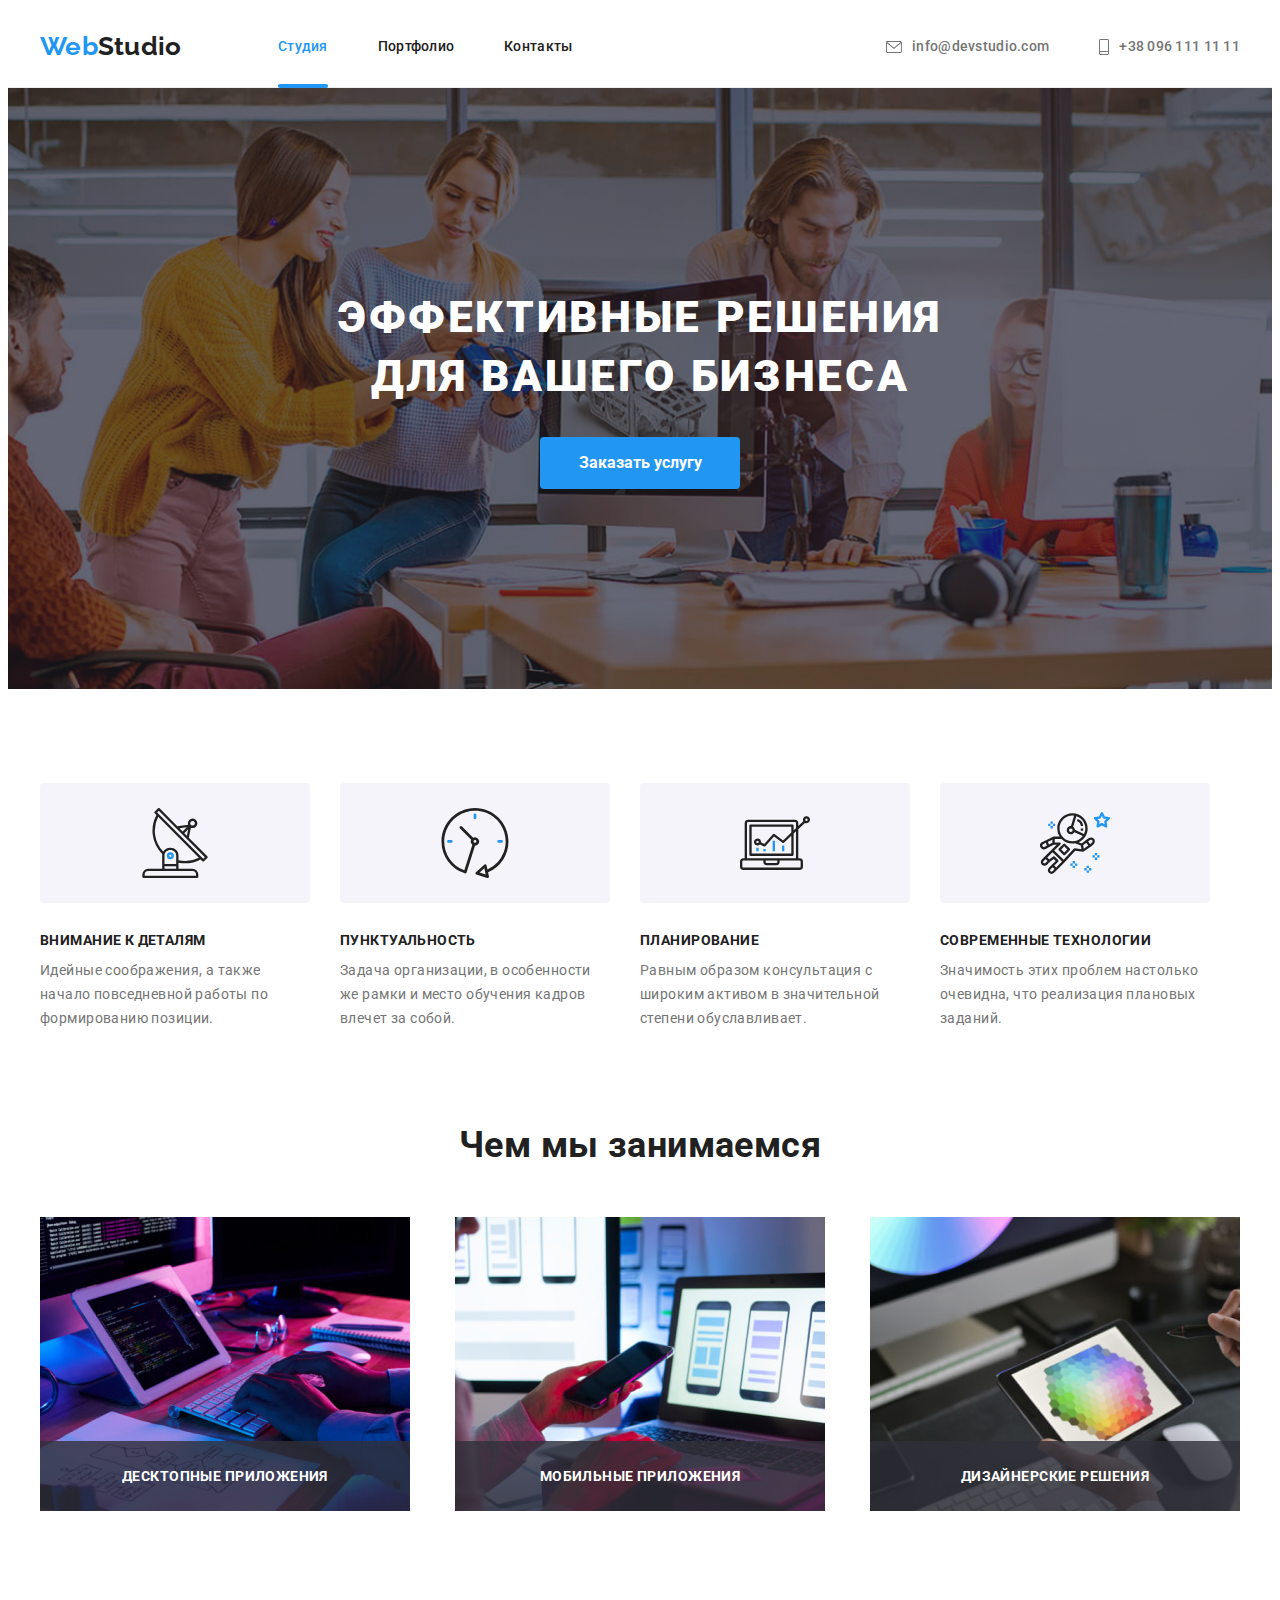
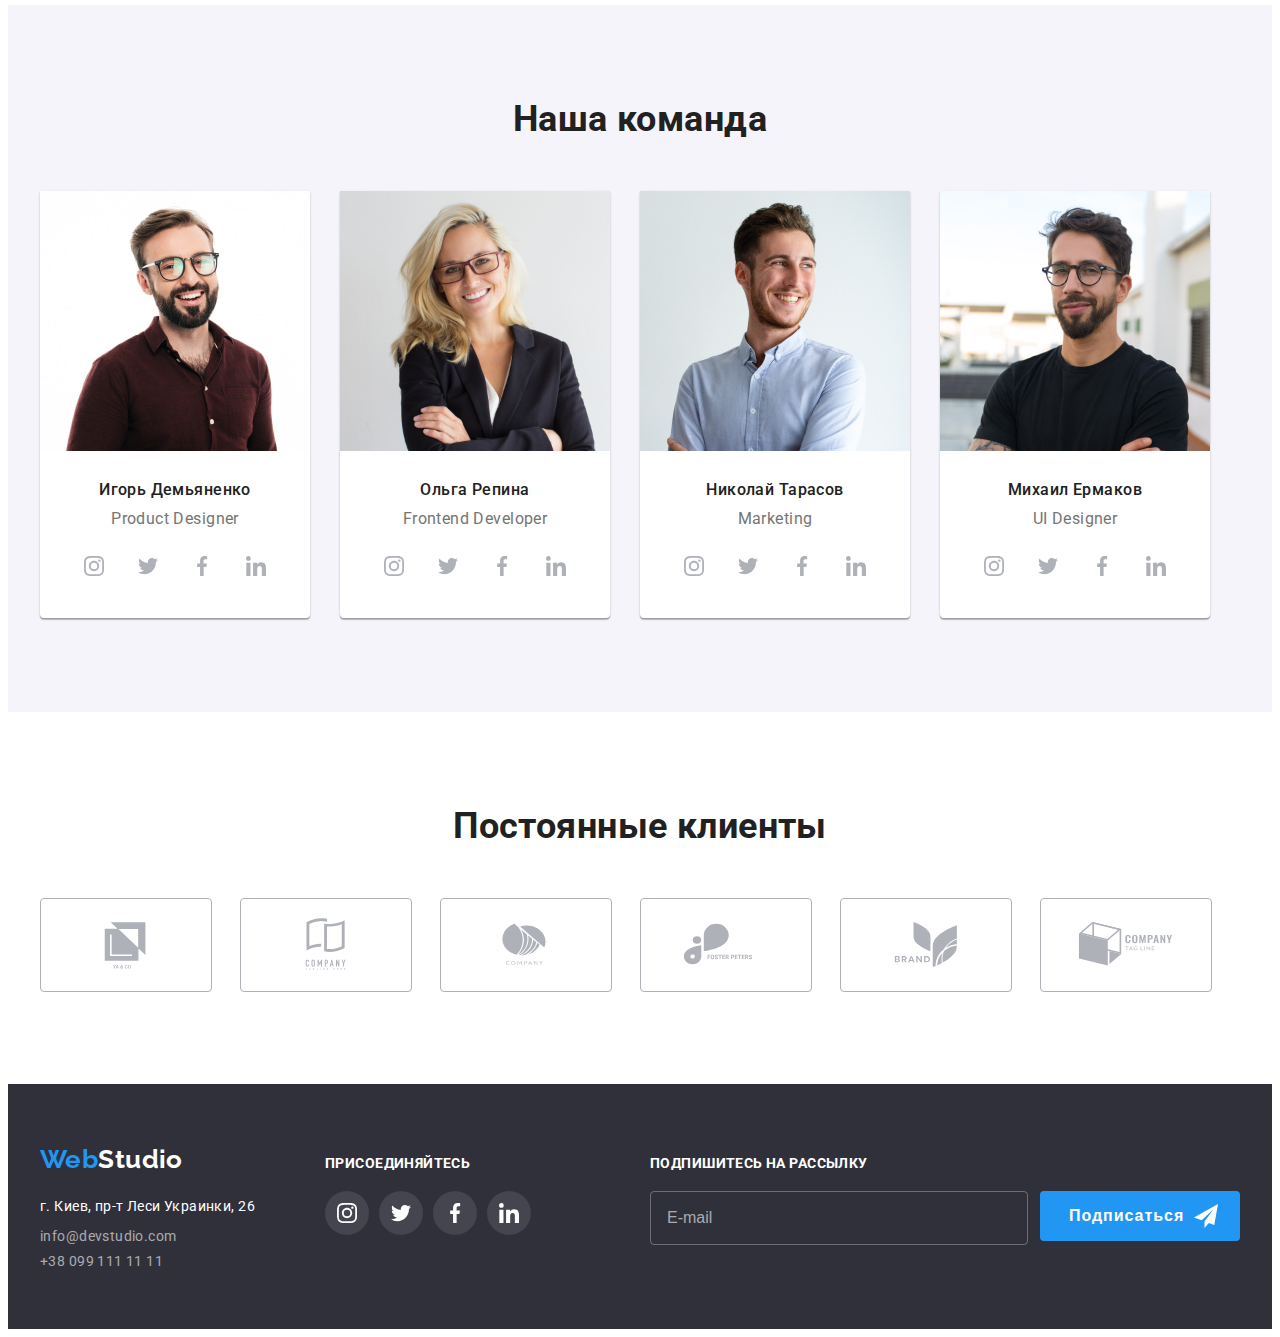
<file: index.html>
<!DOCTYPE html>
<html lang="ru">
<head>
    <meta charset="UTF-8">
    <meta http-equiv="X-UA-Compatible" content="IE=edge">
    <meta name="viewport" content="width=device-width, initial-scale=1.0">
    <title>Stydio</title>
    <link rel="preconnect" href="https://fonts.googleapis.com">
    <link rel="preconnect" href="https://fonts.gstatic.com" crossorigin>
    <link href="https://fonts.googleapis.com/css2?family=Raleway:wght@700&family=Roboto:wght@400;500;700;900&display=swap"
        rel="stylesheet">
        <link rel="stylesheet" href="https://cdnjs.cloudflare.com/ajax/libs/modern-normalize/1.1.0/modern-normalize.min.css" integrity="sha512-wpPYUAdjBVSE4KJnH1VR1HeZfpl1ub8YT/NKx4PuQ5NmX2tKuGu6U/JRp5y+Y8XG2tV+wKQpNHVUX03MfMFn9Q==" crossorigin="anonymous" referrerpolicy="no-referrer" />
    <link rel="stylesheet" href="./css/styles.css">
</head>
<body>
    <!--шапка-->
    <header class="header">
        <div class="container header-container">
        <a href="./index.html" class="logo"><span class="logo-first-part">Web</span><span class="logo-second-part">Studio</span>
       </a>
        <nav class="nav">
            <ul class="nav-list">
                <li class="nav-links "><a href="./index.html" class="nav-link is-active">Студия</a></li>
                <li class="nav-links"><a href="./portfolio.html" class="nav-link">Портфолио</a></li>  
                <li class="nav-links"><a href="" class="nav-link">Контакты</a></li>
            </ul>
        </nav>
        
        <ul class="contact">
            <li class="contact-link">
                <a class="link" href="mailto:info@devstudio.com" >
                <svg class="icon-envelope" width="16" height="12">
                    <use href="./images/icons.svg#icon-envelope"></use>
                </svg>
                info@devstudio.com </a> 
            </li>
            <li class="contact-link">
                <a class="link" href="tel:+380961111111" >
                    <svg class="icon-envelope" width="10" height="16">
                        <use href="./images/icons.svg#icon-smartphone"></use>
                </svg>
                +38 096 111 11 11 </a>
            </li>
        </ul>
    
    </div>
    </header>
    <main class="main">

    <!--заказ услуги-->
    
    <section class="hero">
        <div class="container">
        <h1 class="hero-title">Эффективные решения для вашего бизнеса</h1>
        <button data-modal-open class="hero-button" type="button"> Заказать услугу </button>
        <div class="backdrop is-hidden" data-modal>
            <div class="modal">
              <p class="modal-title">Оставьте свои данные, мы вам перезвоним</p>
              <form class="modal-form">
                      <label class="form-field">
                          <span class="label-text">Имя</span>
                      <input 
                      type="text" 
                      class="form-input" 
                      name="enter-name"
                      autofocus>
                        <svg class="modal-icon" width="18" height="18">
                          <use href="./images/icons.svg#icon-person"></use>
                      </svg>
                    </label>
                  
                    <label class="form-field">
                        <span class="label-text">Телефон</span>
                    <input 
                    type="tel" 
                    class="form-input" 
                     name="enter-tel">
                    
                    <svg class="modal-icon" width="18" height="18">
                        <use href="./images/icons.svg#icon-phone"></use>
                    </svg>
                    </label>
                
                    <label class="form-field">
                        <span class="label-text">Почта</span>
                    <input 
                    type="email" 
                    class="form-input" 
                    name="enter-email">
                    <svg class="modal-icon" width="18" height="18">
                        <use href="./images/icons.svg#icon-blackmail"></use>
                    </svg>
                    </label>
                
                 
                    <label class="form-field last">
                        <span class="label-text">Коментарий </span>
                        <textarea 
                        class="field-textarea"
                        name="field-textarea"  
                        cols="30" 
                        rows="10"
                        placeholder="Введите текст"></textarea>
                    </label>

                   
                    

                    <label class="form-checkbox">
                    <input 
                    type="checkbox" 
                    class="modal-check">
                    <span class="check-icon">
                        <svg class="modal-check-icon" width="16" height="15">
                            <use href="./images/icons.svg#icon-check"></use>
                        </svg>
                    </span>
                    <p class="check-text">
                    Соглашаюсь с рассылкой и принимаю  
                    <a class="check-link" href="">Условия договора</a>
                    </p>
                    </label>
                   
                
              <button type="submit" class="form-button-submit">Отправить</button>
              </form>
              <button data-modal-close class="close">&#10005;
              </button>
        </div>
        </div>
        </div>
    </section>
    

    <!--достоинства-->

    
       <section class="hang section">
        <div class="container">
        <h2 class="hang-title">достоинства</h2>
        <ul class="hang-list">
            <li class="hang-item">
                <div class="hang-container">
                <svg width ="70" height ="70">
                    <use href="./images/icons.svg#icon-vector1"></use>
                </svg>
                </div>   
                <h3 class="hang-subtitle">Внимание к деталям</h3>
                <p class="hang-text">Идейные соображения, а также начало повседневной работы по формированию позиции.</p>
            </li>
            <li class="hang-item">
                <div class="hang-container">
                <svg width ="70" height ="70">
                    <use href="./images/icons.svg#icon-vector2"></use>
                </svg>
                </div>  
                <h3 class="hang-subtitle">Пунктуальность</h3>
                <p class="hang-text">Задача организации, в особенности же рамки и место обучения кадров влечет за собой.</p>
            </li>
            <li class="hang-item">
                <div class="hang-container">
                <svg width ="70" height ="70">
                    <use href="./images/icons.svg#icon-vector3"></use>
                </svg>
                </div>  
                <h3 class="hang-subtitle">Планирование</h3>
                <p class="hang-text">Равным образом консультация с широким активом в значительной степени обуславливает.</p>
            </li>
            <li class="hang-item">
                <div class="hang-container">
                <svg width ="70" height ="70">
                    <use href="./images/icons.svg#icon-vector4"></use>
                </svg>
                </div>  
                <h3 class="hang-subtitle">Современные технологии</h3>
                <p class="hang-text">Значимость этих проблем настолько очевидна, что реализация плановых заданий.</p>
            </li>
        </ul>
    </div>
    </section>
    

    <!-- чем мы занимаемся -->
 
        <section class="product section">
            <div class="container product-container">
            <h2 class="product-title">Чем мы занимаемся</h2>
            <ul class="product-list">
            <li class="product-item">
                <img src="./images/img.jpg" alt="работа за компьютером" Width="370" Height="294" class="product-item-img"
                >
                <div class="product-description"><p class="product-text">Десктопные приложения</p></div>
            </li>
            <li class="product-item">
                <img src="./images/img-1.jpg" alt="работа на телефоне" Width="370" Height="294" class="product-item-img">
                <div class="product-description"><p class="product-text">Мобильные приложения</p></div>
            </li>
            <li class="product-item">
                <img src="./images/img-2.jpg" alt="работа на планшете" Width="370" Height="294" class="product-item-img">
                <div class="product-description"><p class="product-text">Дизайнерские решения</p></div>
            </li>
        </ul>
    </div>
    </section>

    <!--команда-->

    <section class="team section"> 
        <div class="container ">
        <h2 class="team-title">Наша команда</h2>
        <ul class="team-list">
            <li class="team-item">
                <img src="./images/img-3.jpg" alt="фото члена команды" Width="270" Height="260" class="team-photo">
                <div class="team-container">
                <h3 class="teammate-name">Игорь Демьяненко</h3>
                <p class="teammate-major">Product Designer</p>
                <ul class="team-links">
                    <li class="team-links-item">
                        <a href="" class="team-link">
                            <svg class="team-icon" width="20" height="20">
                                <use href="images/icons.svg#icon-instagram"></use>
                            </svg>
                        </a>
                    </li>
                    <li class="team-links-item">
                        <a href="" class="team-link">
                            <svg class="team-icon" width="20" height="20">
                                <use href="images/icons.svg#icon-twitter"></use>
                            </svg>
                        </a>
                    </li>
                    <li class="team-links-item">
                        <a href="" class="team-link">
                            <svg class="team-icon" width="20" height="20">
                                <use href="images/icons.svg#icon-facebook"></use>
                            </svg>
                        </a>
                    </li>
                    <li class="team-links-item">
                        <a href="" class="team-link">
                            <svg class="team-icon" width="20" height="20">
                                <use href="images/icons.svg#icon-linkedin"></use>
                            </svg>
                        </a>
                    </li>
                </ul>
                
            </div>
            </li>
            <li class="team-item">
                <img src="./images/img-7.jpg" alt="фото члена команды" Width="270" Height="260" class="team-photo">
                <div class="team-container">
                <h3 class="teammate-name">Ольга Репина</h3>
                <p class="teammate-major">Frontend Developer</p>
                <ul class="team-links">
                                <li class="team-links-item">
                                    <a href="" class="team-link">
                                        <svg class="team-icon" width="20" height="20">
                                            <use href="images/icons.svg#icon-instagram"></use>
                                        </svg>
                                    </a>
                                </li>
                                <li class="team-links-item">
                                    <a href="" class="team-link">
                                        <svg class="team-icon" width="20" height="20">
                                            <use href="images/icons.svg#icon-twitter"></use>
                                        </svg>
                                    </a>
                                </li>
                                <li class="team-links-item">
                                    <a href="" class="team-link">
                                        <svg class="team-icon" width="20" height="20">
                                            <use href="images/icons.svg#icon-facebook"></use>
                                        </svg>
                                    </a>
                                </li>
                                <li class="team-links-item">
                                    <a href="" class="team-link">
                                        <svg class="team-icon" width="20" height="20">
                                            <use href="images/icons.svg#icon-linkedin"></use>
                                        </svg>
                                    </a>
                                </li>
                            </ul>
                
            </div>
            </li>
            <li class="team-item">
                <img src="./images/img-4.jpg" alt="фото члена команды" Width="270" Height="260" class="team-photo">
                <div class="team-container">
                <h3 class="teammate-name">Николай Тарасов</h3>
                <p class="teammate-major">Marketing</p>
                <ul class="team-links">
                                <li class="team-links-item">
                                    <a href="" class="team-link">
                                        <svg class="team-icon" width="20" height="20">
                                            <use href="images/icons.svg#icon-instagram"></use>
                                        </svg>
                                    </a>
                                </li>
                                <li class="team-links-item">
                                    <a href="" class="team-link">
                                        <svg class="team-icon" width="20" height="20">
                                            <use href="images/icons.svg#icon-twitter"></use>
                                        </svg>
                                    </a>
                                </li>
                                <li class="team-links-item">
                                    <a href="" class="team-link">
                                        <svg class="team-icon" width="20" height="20">
                                            <use href="images/icons.svg#icon-facebook"></use>
                                        </svg>
                                    </a>
                                </li>
                                <li class="team-links-item">
                                    <a href="" class="team-link">
                                        <svg class="team-icon" width="20" height="20">
                                            <use href="images/icons.svg#icon-linkedin"></use>
                                        </svg>
                                    </a>
                                </li>
                            </ul>
                
            </div>
             </li>
            <li class="team-item">
                <img src="./images/img-5.jpg" alt="фото члена команды" Width="270" Height="260" class="team-photo">
                <div class="team-container">
                <h3 class="teammate-name">Михаил Ермаков</h3>
                <p class="teammate-major">UI Designer</p>
                <ul class="team-links">
                                <li class="team-links-item">
                                    <a href="" class="team-link">
                                        <svg class="team-icon" width="20" height="20">
                                            <use href="images/icons.svg#icon-instagram"></use>
                                        </svg>
                                    </a>
                                </li>
                                <li class="team-links-item">
                                    <a href="" class="team-link">
                                        <svg class="team-icon" width="20" height="20">
                                            <use href="images/icons.svg#icon-twitter"></use>
                                        </svg>
                                    </a>
                                </li>
                                <li class="team-links-item">
                                    <a href="" class="team-link">
                                        <svg class="team-icon" width="20" height="20">
                                            <use href="images/icons.svg#icon-facebook"></use>
                                        </svg>
                                    </a>
                                </li>
                                <li class="team-links-item">
                                    <a href="" class="team-link">
                                        <svg class="team-icon" width="20" height="20">
                                            <use href="images/icons.svg#icon-linkedin"></use>
                                        </svg>
                                    </a>
                                </li>
                            </ul>
                
            </div>
            </li>
        </ul>
    </div>
    </section>

<!--клиенты-->

    <section class = "section">
        <div class="container">
            <h2 class = "clients-title">Постоянные клиенты</h2>
            <ul class = "clients-icon-list">
                <li class = "item">
                    <a class="client-link" href="">
                    <svg width = "106" height = "60">
                        <use href="images/icons.svg#icon-logo1"></use>
                    </svg>
                    </a>
                </li>
                <li class = "item">
                    <a class="client-link" href="">
                    <svg width = "106" height = "60">
                        <use href = "./images/icons.svg#icon-logo2"></use>
                    </svg>
                    </a>
                </li>
                <li class = "item">
                    <a class="client-link" href="">
                    <svg width = "106" height = "60">
                        <use href = "./images/icons.svg#icon-logo3"></use>
                    </svg>
                    </a>
                </li>
                <li class = "item">
                    <a class="client-link" href="">
                    <svg width = "106" height = "60">
                        <use href = "./images/icons.svg#icon-logo4"></use>
                    </svg>
                    </a>
                </li>
                <li class = "item">
                    <a class="client-link" href="">
                    <svg width = "106" height = "60">
                        <use href = "./images/icons.svg#icon-logo5"></use>
                    </svg>
                    </a>
                </li>
                <li class = "item">
                    <a class="client-link" href="">
                    <svg width = "106" height = "60">
                        <use href = "./images/icons.svg#icon-logo6"></use>
                    </svg>
                    </a>
                </li>
            </ul>
        </div>
    </section>

</main>

<!--контакты-->

<footer class="footer">
    <div class="container">
        <div class = "address-box">
      <a href="./index.html" class="footer-logo"><span class="footer-logo-first-part">Web</span><span class="footer-logo-second-part">Studio</span></a>
      <address class="address">
        <ul class="address-list">
            <li class="footer-address"><a href="" class="footer-address-link">г. Киев, пр-т Леси Украинки, 26</a></li>
            <li class="footer-mail"><a href="mailto" class="footer-mail-link">info@devstudio.com</a></li>
            <li class="footer-tel"><a href="tel:+380991111111" class="footer-tel-link">+38 099 111 11 11</a></li>
        </ul>
      </address>
</div>
<div class = "icons-box">
    <p class = "footer-icons-title">присоединяйтесь</p>
    <ul class="footer-icons-list">
        <li class="item">
            <a href="" class="footer-icon-link">
                <svg class="footer-icon" width="20" height="20">
                    <use href="./images/icons.svg#icon-instagram"></use>
                </svg>
            </a>
        </li>
        <li class="item">
            <a href="" class="footer-icon-link">
                <svg class="footer-icon" width="20" height="20">
                    <use href="./images/icons.svg#icon-twitter"></use>
                </svg>
            </a>
        </li>
        <li class="item">
            <a href="" class="footer-icon-link">
                <svg class="footer-icon" width="20" height="20">
                    <use href="./images/icons.svg#icon-facebook"></use>
                </svg>
            </a>
        </li>
        <li class="item">
            <a href="" class="footer-icon-link">
                <svg class="footer-icon" width="20" height="20">
                    <use href="./images/icons.svg#icon-linkedin"></use>
                </svg>
            </a>
        </li>
    </ul>
</div>
<div class="footer-mailing">
<p class = "footer-icons-title">Подпишитесь на рассылку</p>
<form class="mailing-container" >
    <label for = "mailing-email" class = "footer-icons-title">
         <input type="email" name = "mailing-mail" id="mailing-email" autocomplete="email"  placeholder="E-mail" required>
    </label>
        <button type = "submit" class = "mailing-submit-button">
            Подписаться
            <span class="footer-mailing-icon">
                <svg class="mailing-icon" width="24" height="24">
                    <use href="images/icons.svg#icon-send"></use>
                </svg>
            </span>
        </button>
</form>
</div>
</div> 
</footer>
<script src="./js/modal.js"></script>
</body>
</html>
</file>
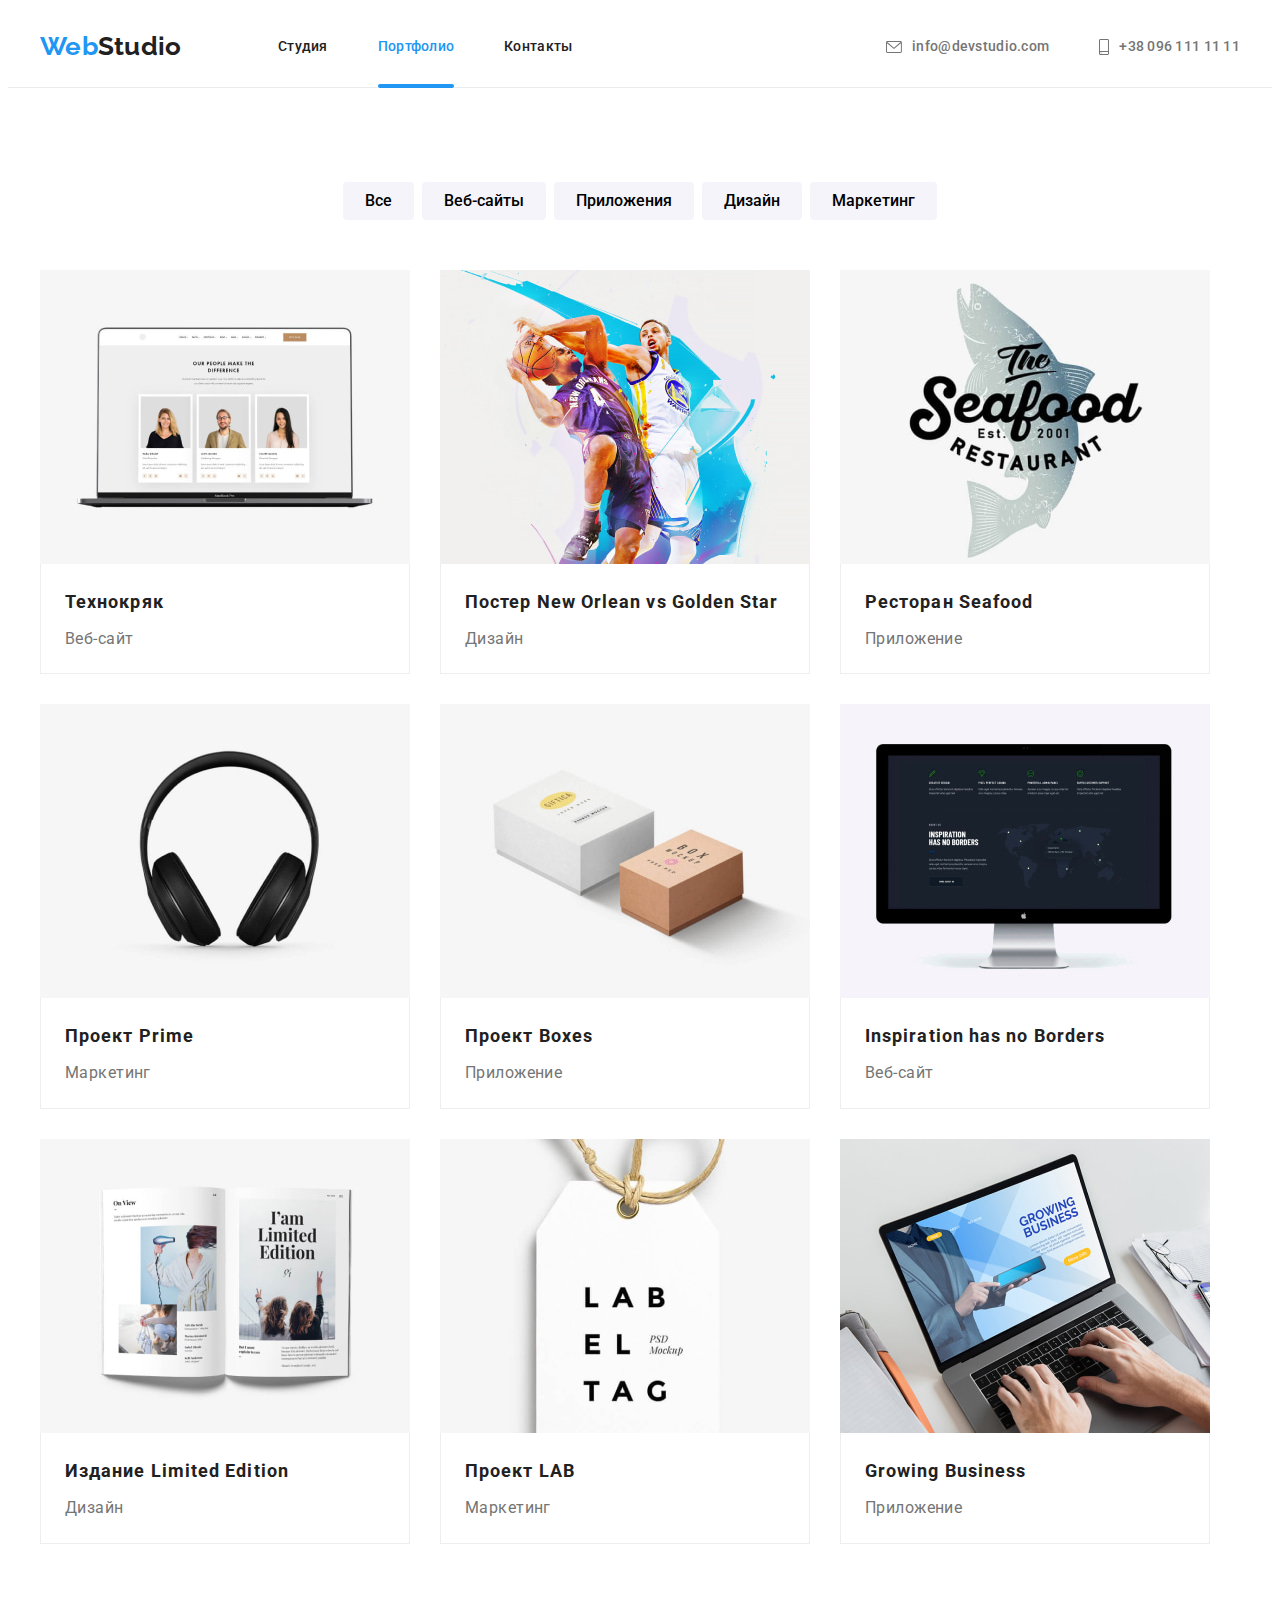
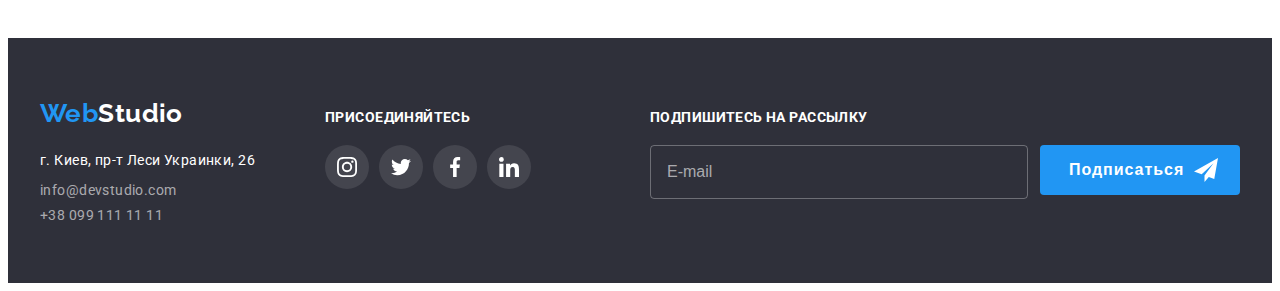
<file: portfolio.html>
<!DOCTYPE html>
<html lang="ru">
<head>
    <meta charset="UTF-8">
    <meta http-equiv="X-UA-Compatible" content="IE=edge">
    <meta name="viewport" content="width=device-width, initial-scale=1.0">
    <title>Портфолио</title>
    <link rel="preconnect" href="https://fonts.googleapis.com">
    <link rel="preconnect" href="https://fonts.gstatic.com" crossorigin>
    <link href="https://fonts.googleapis.com/css2?family=Raleway:wght@700&family=Roboto:wght@400;500;700;900&display=swap"
        rel="stylesheet">
        <link rel="stylesheet" href="https://cdnjs.cloudflare.com/ajax/libs/modern-normalize/1.1.0/modern-normalize.min.css" integrity="sha512-wpPYUAdjBVSE4KJnH1VR1HeZfpl1ub8YT/NKx4PuQ5NmX2tKuGu6U/JRp5y+Y8XG2tV+wKQpNHVUX03MfMFn9Q==" crossorigin="anonymous" referrerpolicy="no-referrer" />
    <link rel="stylesheet" href="./css/styles.css">
</head>
<body class="body">
    <!--Шапка-->
    <header class="header">
        <div class="container header-container">
        <a href="./index.html" class="logo"><span class="logo-first-part">Web</span><span class="logo-second-part">Studio</span>
       </a>
        <nav class="nav">
            <ul class="nav-list">
                <li class="nav-links "><a href="./index.html" class="nav-link">Студия</a></li>
                <li class="nav-links"><a href="./portfolio.html" class="nav-link is-active">Портфолио</a></li>  
                <li class="nav-links"><a href="" class="nav-link">Контакты</a></li>
            </ul>
        </nav>
        
        <ul class="contact">
            <li class="contact-link">
                <a class="link" href="mailto:info@devstudio.com" >
                <svg class="icon-envelope" width="16" height="12">
                    <use href="./images/icons.svg#icon-envelope"></use>
                </svg>
                info@devstudio.com </a> 
            </li>
            <li class="contact-link">
                <a class="link" href="tel:+380961111111" >
                    <svg class="icon-envelope" width="10" height="16">
                        <use href="./images/icons.svg#icon-smartphone"></use>
                </svg>
                +38 096 111 11 11 </a>
            </li>
        </ul>
    
    </div>
    </header>

    <!-- классификация работ-->
    <section class="pages section">
        <div class="container pages-container">
        <h1  class="page-title">Портфолио</h1>
        <ul class="page-list">
            <li class="page-filters-item"><button type="button" class="page-filters-btn">Все</button></li>
            <li class="page-filters-item"><button type="button" class="page-filters-btn">Веб-сайты</button></li>
            <li class="page-filters-item"><button type="button" class="page-filters-btn">Приложения</button></li>
            <li class="page-filters-item"><button type="button" class="page-filters-btn">Дизайн</button></li>
            <li class="page-filters-item"><button type="button" class="page-filters-btn">Маркетинг</button></li>
        </ul>
    
    <!--примеры работ-->

  <ul class="pages">
      <li class="page-list-item">
          <a href="" class="page-item-link">
              <div class="page-overlay">
              <img src="./images/portfolio/img.jpg" alt="фото сайта" width="370" height="294" class="page-item-img">
              <div class="overlay">
                <p class="overlay-text">
                    Ресурс предлагает комплексные предложения с разным уровнем функционала и сервисов. Все это
                    позволит
                    посетителю получить
                    исчерпывающие сведения о компании или частном лице.
                  
             </div>
              </div>
              <div class="card-container">
                  <h2 class="page-subtitle">Технокряк</h2>
                  <p class="page-text">Веб-сайт</p>
                </div>
          </a>
      </li>
      <li class="page-list-item">
          <a href="" class="page-item-link">
              <div class="page-overlay">
              <img src="./images/portfolio/img-1.jpg" alt="фото постера" width="370" height="294" class="page-item-img">
              <div class="overlay">
                <p class="overlay-text">
                    Ресурс предлагает комплексные предложения с разным уровнем функционала и сервисов. Все это
                    позволит
                    посетителю получить
                    исчерпывающие сведения о компании или частном лице.
                  
              </div>
              </div>
                <div class="card-container">
                  <h2 class="page-subtitle">Постер New Orlean vs Golden Star</h2>
                  <p class="page-text">Дизайн</p>
                </div>
          </a>
      </li>
      <li class="page-list-item">
          <a href="" class="page-item-link">
              <div class="page-overlay">
              <img src="./images/portfolio/img-2.jpg" alt="логотип ресторана" width="370" height="294" class="page-item-img">
              <div class="overlay">
                <p class="overlay-text">
                    Ресурс предлагает комплексные предложения с разным уровнем функционала и сервисов. Все это
                    позволит
                    посетителю получить
                    исчерпывающие сведения о компании или частном лице.
                  
              </div>
              </div>
                  <div class="card-container">
                    <h2 class="page-subtitle">Ресторан Seafood</h2>
                    <p class="page-text">Приложение</p>
                  </div>
          </a>
      </li>
      <li class="page-list-item">
          <a href="" class="page-item-link">
              <div class="page-overlay">
              <img src="./images/portfolio/img-3.jpg" alt="наушники" width="370" height="294" class="page-item-img">
              <div class="overlay">
                <p class="overlay-text">
                    Ресурс предлагает комплексные предложения с разным уровнем функционала и сервисов. Все это
                    позволит
                    посетителю получить
                    исчерпывающие сведения о компании или частном лице.
                  
              </div>
              </div>
                  <div class="card-container">
                    <h2 class="page-subtitle">Проект Prime</h2>
                    <p class="page-text">Маркетинг</p>
                  </div>  
              
          </a>
      </li>
      <li class="page-list-item">
          <a href="" class="page-item-link">
              <div class="page-overlay">
              <img src="./images/portfolio/img-4.jpg" alt="фото коробок" width="370" height="294" class="page-item-img">
              <div class="overlay">
                <p class="overlay-text">
                    Ресурс предлагает комплексные предложения с разным уровнем функционала и сервисов. Все это
                    позволит
                    посетителю получить
                    исчерпывающие сведения о компании или частном лице.
                  
              </div>
              </div>
                  <div class="card-container">
                    <h2 class="page-subtitle">Проект Boxes</h2>
                    <p class="page-text">Приложение</p>
                  </div>
          </a>
      </li>
      <li class="page-list-item">
          <a href="" class="page-item-link">
              <div class="page-overlay">
              <img src="./images/portfolio/img-5.jpg" alt="фото сайта" width="370" height="294" class="page-item-img">
              <div class="overlay">
                <p class="overlay-text">
                    Ресурс предлагает комплексные предложения с разным уровнем функционала и сервисов. Все это
                    позволит
                    посетителю получить
                    исчерпывающие сведения о компании или частном лице.
                  
              </div>
              </div>
                  <div class="card-container">
                     <h2  class="page-subtitle">Inspiration has no Borders</h2>
                     <p class="page-text">Веб-сайт</p>
                  </div>
              
          </a>
      </li>
      <li class="page-list-item">
          <a href="" class="page-item-link">
              <div class="page-overlay">
              <img src="./images/portfolio/img-6.jpg" alt="фото журнала" width="370" height="294" class="page-item-img">
              <div class="overlay">
                <p class="overlay-text">
                    Ресурс предлагает комплексные предложения с разным уровнем функционала и сервисов. Все это
                    позволит
                    посетителю получить
                    исчерпывающие сведения о компании или частном лице.
                  
            </div>
              </div>
                  <div class="card-container">
                    <h2 class="page-subtitle">Издание Limited Edition</h2>
                    <p class="page-text">Дизайн</p>
                  </div>
              
          </a>
      </li>
      <li class="page-list-item">
          <a href="" class="page-item-link">
              <div class="page-overlay">
              <img src="./images/portfolio/img-7.jpg" alt="лейбл" width="370" height="294" class="page-item-img">
              <div class="overlay">
                <p class="overlay-text">
                    Ресурс предлагает комплексные предложения с разным уровнем функционала и сервисов. Все это
                    позволит
                    посетителю получить
                    исчерпывающие сведения о компании или частном лице.
                  
              </div>
              </div>
                  <div class="card-container">
                    <h2 class="page-subtitle">Проект LAB</h2>
                    <p class="page-text">Маркетинг</p>
                  </div>
              
          </a>
      </li>
      <li class="page-list-item">
          <a href="" class="page-item-link">
              <div class="page-overlay">
              <img src="./images/portfolio/img-8.jpg" alt=" фото приложения" width="370" height="294" class="page-item-img">
              <div class="overlay">
                <p class="overlay-text">
                    Ресурс предлагает комплексные предложения с разным уровнем функционала и сервисов. Все это
                    позволит
                    посетителю получить
                    исчерпывающие сведения о компании или частном лице.
                  
              </div>
              </div>
                  <div class="card-container">
                    <h2  class="page-subtitle">Growing Business</h2>
                    <p class="page-text">Приложение</p>
                  </div>
              
          </a>
      </li>
  </ul>
</div>
</section>

    <!---->

    <footer class="footer">
        <div class="container">
            <div class = "address-box">
          <a href="./index.html" class="footer-logo"><span class="footer-logo-first-part">Web</span><span class="footer-logo-second-part">Studio</span></a>
          <address class="address">
            <ul class="address-list">
                <li class="footer-address"><a href="" class="footer-address-link">г. Киев, пр-т Леси Украинки, 26</a></li>
                <li class="footer-mail"><a href="mailto" class="footer-mail-link">info@devstudio.com</a></li>
                <li class="footer-tel"><a href="tel:+380991111111" class="footer-tel-link">+38 099 111 11 11</a></li>
            </ul>
          </address>
    </div>
    <div class = "icons-box">
        <p class = "footer-icons-title">присоединяйтесь</p>
        <ul class="footer-icons-list">
            <li class="item">
                <a href="" class="footer-icon-link">
                    <svg class="footer-icon" width="20" height="20">
                        <use href="./images/icons.svg#icon-instagram"></use>
                    </svg>
                </a>
            </li>
            <li class="item">
                <a href="" class="footer-icon-link">
                    <svg class="footer-icon" width="20" height="20">
                        <use href="./images/icons.svg#icon-twitter"></use>
                    </svg>
                </a>
            </li>
            <li class="item">
                <a href="" class="footer-icon-link">
                    <svg class="footer-icon" width="20" height="20">
                        <use href="./images/icons.svg#icon-facebook"></use>
                    </svg>
                </a>
            </li>
            <li class="item">
                <a href="" class="footer-icon-link">
                    <svg class="footer-icon" width="20" height="20">
                        <use href="./images/icons.svg#icon-linkedin"></use>
                    </svg>
                </a>
            </li>
        </ul>
    </div>
   
    <div class="footer-mailing">
        <p class = "footer-icons-title">Подпишитесь на рассылку</p>
        <form class="mailing-container" >
            <label for = "mailing-email" class = "footer-icons-title">
                 <input type="email" name = "mailing-mail" id="mailing-email" autocomplete="email"  placeholder="E-mail">
            </label>
                <button type = "submit" class = "mailing-submit-button">
                    Подписаться
                    <span class="footer-mailing-icon">
                        <svg class="mailing-icon" width="24" height="24">
                            <use href="images/icons.svg#icon-send"></use>
                        </svg>
                    </span>
                </button>
        </form>
    </div>
    
    </div> 
    </footer>
    </body>
    </html>
</file>
<file: css/styles.css>
:root{
    /* Основные шрифты */
    --main-font: "Roboto" , sans-serif;
    --secondary-font: "Raleway" , sans-serif;

    /* Основные цвета */
    --primery-text-color: #757575;
    --primery-white-color: #ffffff;
    --primery-title-color: #212121;
    --accent-color: #2196f3;
    --primery-team-color: #F5F4FA;
    --primery-background-color: #2F303A;
    --icons-gray: rgba(175, 177, 184, 1);
    --icons-footer: rgba(255, 255, 255, 0.1);
    /* Анимация */

    --animation: 250ms cubic-bezier(0.4, 0, 0.2, 1);
}


a { text-decoration: none; }
ul { list-style: none;
margin: 0; 
padding: 0;
}
h1, h2, h3, h4, p {
    margin: 0;
    margin-bottom: 0;
}
img{
    display: block;
    max-width: 100%;
    height: auto;
}
   /*body*/

body {
    
    font-family: var(--main-font);
    color: var(--primery-title-color);
    background-color: var(--primery-white-color);
    font-size: 14px;
    letter-spacing: 0.03em;
    text-decoration: none;
}

.container{
width: 1200px;
padding-left: 15px;
padding-right: 15px;
margin-left: auto;
margin-right: auto;
}
.section {
    padding-top: 94px;
    padding-bottom: 94px;
}
.page-title, .hang-title{
  position: absolute;
  width: 1px;
  height: 1px;
  margin: -1px;
  border: 0;
  padding: 0;
  white-space: nowrap;
  clip-path: inset(100%);
  clip: rect(0 0 0 0);
  overflow: hidden;
}

/*head*/
/*logo*/

.header-container {
    display: flex;
    align-items: center;
    padding-top: 24px;
    padding-bottom: 25px;
}
.header {
    
    border-bottom: 1px solid rgba(236, 236, 236, 1);
    font-weight: 500;
    letter-spacing: 0.02em;
    line-height: 1.14;
    font-style: normal;
}


.logo { 
    margin-right: 93px;
   
    min-width: 145px;
    font-family: Raleway;
    font-weight: 700;
    font-size: 26px;
    line-height: 1.14;
    color: var(--primery-title-color);
    transition: color var(--animation);
}
.logo-first-part {
    color: var(--accent-color);}

.logo:hover, .logo:focus{
    color: var(--accent-color);
}

/*nav*/

.nav-list{ 
    display: flex;
    align-items: center;
    
}


.nav-links { 
    display: flex;

  
}
.nav-list .nav-links + .nav-links{
    margin-left: 50px;
}

.nav-link{
    position: relative;
    color: var(--primery-title-color); 
    transition: color var(--animation); 
}
.nav-list .is-active{
    color: var(--accent-color);

}
.nav-list .is-active::before{
    content: "";
    position: absolute;
    bottom: calc(0% - 33px);
    left: 0px;
  
  
    width: 100%;
    height: 4px;
    background-color: var(--accent-color);
    border-radius: 2px;
    display: block;
  
    pointer-events: none;
  }
  

.nav-link:focus,
.nav-link:hover{
    color: var(--accent-color);
    
}

/*contact*/  



.contact{ 
    display: flex;
    align-items: center;
    margin-left: auto;
}
.contact .contact-link + .contact-link{ 
    margin-left: 50px;
}


.link{
    display: flex;
    color: var(--primery-text-color);
    align-items: center;
    transition: color var(--animation);
}

.icon-envelope {
    margin-right: 10px;
    fill: currentColor;
}


.link:hover, .link:focus {
    color: var(--accent-color);
}

/*section hero*/

.hero{
    color: var(--primery-white-color);
    text-align: center;
    max-width: 1600px;
    padding-top: 200px;
    padding-bottom: 200px;
    margin-left: auto;
    margin-right: auto;
    background-color: var(--primery-background-color);
    background-image: linear-gradient(
      to right,
      rgba(47, 48, 58, 0.4),
      rgba(47, 48, 58, 0.4)
    ),
    url(../images/background-image.jpg);
  background-size: cover;
  background-position: center;
  background-repeat: no-repeat;
}

.hero-title {
    width: 696px;
    margin: 0 auto;
    font-weight: 900;
    font-size: 44px;
    line-height: 1.36;
    letter-spacing: 0.06em;
    text-transform: uppercase;
    
}

/*hero-button*/

.hero-button {
    margin-top: 30px; 
    border: 1px solid transparent;
    padding: 10px 23px;
    border-radius: 4px;
    min-width: 200px;

    font-family: inherit;
    color: var(--primery-white-color);
    background-color: var(--accent-color);
    font-weight: 700;
    font-size: 16px;
    line-height: 1.88;
    cursor: pointer;  
    text-align: center;
}

.backdrop {
    position: fixed;
    top: 0;
    left: 0;
    width: 100%;
    height: 100%;
    background: rgba(0, 0, 0, 0.2);
  
    transition: var(--animation);
    z-index: 500;
    color: var(--primery-text-color);

  }
  
  .backdrop.is-hidden {
    opacity: 0;
    pointer-events: none;
  
    transition: var(--animation);
  }
  
  .modal {
    position: absolute;
    top: 50%;
    left: 50%;
    transform: translate(-50%, -50%);
    padding: 40px;
  
    width: 528px;
    
    background: var(--primery-white-color);
    box-shadow: 0px 1px 3px rgba(0, 0, 0, 0.12), 0px 1px 1px rgba(0, 0, 0, 0.14),
      0px 2px 1px rgba(0, 0, 0, 0.2);
    border-radius: 4px;
    
  }
  .form-field{
    position: relative;
    display: flex;
    flex-direction: column;
    margin-bottom: 10px;
    transition: color var(--animation);
    
  }
  .form-input,
  .field-textarea{
    outline: none;
  }

  .form-field input{
    padding: 14px 15px 14px 42px;
    width: 448px;
    height: 40px;
  
    border: 1px solid rgba(33, 33, 33, 0.2);
    border-radius: 4px;
    cursor: pointer;
    transition: border-color var(--animation);
    
  }
  .field-textarea{
    position: relative;
    padding:12px 16px;
    width: 448px;
    height: 120px;
  
    resize: none;
    border: 1px solid rgba(33, 33, 33, 0.2);
    border-radius: 4px;
    cursor: pointer;
    
    transition: border-color var(--animation);
  }

  .field-textarea::placeholder{
    font-family: inherit;
    font-weight: 400;
    line-height: 1.17;
    color: rgba(117, 117, 117, 0.5);
  }

  .form-input:hover,
  .form-input:focus,
  .field-textarea:hover,
  .field-textarea:focus{
    border-color: var(--accent-color);
  }
  .form-input:focus ~ .modal-icon,
  .form-input:hover ~ .modal-icon{
    fill: var(--accent-color);
    color: var(--accent-color);
  }

  .modal-icon{
      position: absolute;
      top: 32px;
      left: 10px;
      fill: rgba(33, 33, 33, 1);
      transition: fill var(--animation);
    }

  
  .label-text {
      margin-bottom: 4px;
      text-align: left;
      
  }
  .modal-field-comment{
        position: relative;
        display: flex;
        flex-direction: column;
        margin-bottom: 10px;
        transition: color var(--animation);
  }

  .form-checkbox{
      margin-top: 20px;
      display: flex;
      align-items: center;
      justify-content: center;
  }
  .check-icon{
      position: relative;
      display: inline-block;
      margin-right: 8px;
      width: 16px;
      height: 15px;
      border-radius: 2px;
      border: 2px solid var(--primery-title-color);
  }
    .modal-check{
      position: absolute;
      appearance: none;
    }



    .modal-check-icon{
     position: absolute;
     fill:var(--primery-white-color);
     top: 0;
     left: 0;
     width:13px;
     height: 11px;
   
    }

    .modal-check:checked + .check-icon{
      background-color: var(--accent-color);
      border-color: var(--accent-color);
    }

    .check-text{
      line-height: 1.72;
    }
    .check-link{
      text-decoration:underline;
      color: var(--accent-color);
    }

  .form-button-submit{
    margin-top: 30px;
    padding: 10px 55px;
    font-weight: 700;
    font-size: 16px;
    line-height: 1.88;
    border: none;
    border-radius: 4px;
    cursor: pointer;
    color: var(--primery-white-color);
    background-color: var(--accent-color);
    box-shadow: 0px 4px 4px rgb(0 0 0 / 15%);

    
  }



  .close {
    position: absolute;
    top: 8px;
    right: 8px;
  
    width: 30px;
    height: 30px;
  
    font-weight: 700;
    color: 000;
    background: var(--primery-white-color);
    border: 1px solid rgba(0, 0, 0, 0.1);
    border-radius: 50%;
  
    cursor: pointer;
    transition: color var(--animation);
  
  }
  .close:hover,
  .close:focus{
    color: var(--accent-color);
  }

  .modal-title{
    margin-bottom: 12px;

    color: var(--primery-title-color);
    font-weight: 700;
    font-size: 20px;
    text-align: center;
  }
/*  hang section  */

.hang-container{
  display: flex;
  justify-content: center;
  align-items: center;
  height: 120px;
  margin-bottom: 30px;

  background-color: var(--primery-team-color);
  border-radius: 4px;
}


 .hang-list{
    display: flex;
    
}
.hang-list .hang-item + .hang-item{
    margin-left: 30px;
    width: 270px;
}

.hang-item{ width: 270px;
}

.hang-subtitle{
    margin-bottom: 10x;

    font-weight: 700;
    font-size: 14px;
    line-height: 1.14;
    text-transform: uppercase;
}
.hang-text{
    margin-top : 10px;

    color: var(--primery-text-color);
    line-height: 1.71;
}
/*section product*/
.product{
padding-top: 0;
}

.product-title{
    margin-bottom: 50px;
}
.product-list{
    display: flex;
    justify-content: space-between;
}

.product-item{
    position: relative;
}
.product-list .product-item + .product-item{
    margin-left: 30px;
}

.product-description {  
  position: absolute;

  display: flex;
  align-items: center;
  justify-content: center;

  width: 100%;
  height: 70px;
  bottom: 0;

  background-color: rgba(47, 48, 58, 0.8);
}

.product-text{
    font-weight: 700;
    font-size: 14px;
    line-height: 1.17;
    text-transform: uppercase;
    color: var(--primery-white-color);
}





/*section team*/

.team {
    background-color: var(--primery-team-color);
    line-height: 1.18
}
.team-title{
    margin-bottom: 50px;
}

.product-title, .team-title{  
    font-weight: 700; 
    font-size: 36px;
    line-height: 1.16;
    text-align: center;
}

.team-list {
    display: flex;
    text-align: center;
  }
.team-list .team-item{
    background-color: var(--primery-white-color);
    border-bottom-right-radius: 4px;
    border-bottom-left-radius: 4px;
    box-shadow: 0px 1px 3px rgba(0, 0, 0, 0.12), 0px 1px 1px rgba(0, 0, 0, 0.14),
      0px 2px 1px rgba(0, 0, 0, 0.2);
}
.team-list .team-item + .team-item{
    margin-left: 30px;
}
.teammate-major{
    margin-bottom: 16px;
    font-size: 16px;
    line-height: 1.18;
    text-align: center;
    color:var(--primery-text-color) ;
   
    
}
.teammate-name{
    margin-bottom: 10px;
    
    font-weight: 500;
    font-size: 16px;
    line-height: 1.18;
    text-align: center;

}

.team-container{
    padding-top: 30px;
    padding-bottom: 30px;
    padding-left: 32px;
    padding-right: 32px;
}

.team-links {
    display: flex;
    column-gap: 10px;
  }

.team-links-item{
    width: 44px;
    height: 44px;
    }

.team-link {
    border-radius: 50%;
    display: flex;
    
    align-items: center;
    justify-content: center;
    width: 100%;
    height: 100%;
    transition: background-color var(--animation),fill var(--animation);
  
  }

  .team-links-item svg {
    fill: var(--icons-gray);
    
  }
  .team-link:hover,
  .team-link:focus {
    background-color: var(--accent-color);
    
  }
  .team-links-item:hover svg,
  .team-links-item:focus svg {
    fill: var(--primery-white-color);
  }
 

/* clients*/

.clients-title {
    margin-bottom: 50px;
  
    text-align: center;
    font-weight: 700;
    font-size: 36px;
    line-height: 1.16;
  }
  
  .clients-icon-list {
    display: flex;
    column-gap: 30px;
  }
  .client-link {
    display: flex;
    justify-content: center;
    align-items: center;

    width: 100%;
    height: 100%;
    border: 1px solid var(--icons-gray);
    border-radius: 4px;
    fill: var(--icons-gray);
    transition: fill var(--animation),border var(--animation);
  }

  .clients-icon-list .item{
      width: 170px;
      height: 92px;
  }
  
  .client-link:hover,
  .client-link:focus {
    border-color: var(--accent-color);
    fill: var(--accent-color);
    
  }

/*portfolio filter*/

.page-list{
    display: flex;
    justify-content: center;
    margin-bottom: 50px
}
.page-list .page-filters-item + .page-filters-item{
    margin-left: 8px;
}
.page-filters-btn{
    padding: 6px 22px;

    font-family: inherit;
    background-color: var(--primery-team-color);
    font-weight: 500;
    font-size: 16px;
    line-height: 1.62;
    text-align: center;
    cursor: pointer;
    border-radius: 4px;
    border: none;
    transition:color var(--animation),backround var(--animation),box-shadow var(--animation);
}
.page-filters-btn:hover ,
.page-filters-btn:focus{
    color: var(--primery-white-color);
    background: var(--accent-color);
    box-shadow: 0px 3px 1px rgba(0, 0, 0, 0.1), 
    0px 1px 2px rgba(0, 0, 0, 0.08), 
    0px 2px 2px rgba(0, 0, 0, 0.12);
}
 
/*work examples*/
.card-container {
    padding: 20px 24px;
    border-bottom: 1px solid rgba(238, 238, 238, 1);
    border-right: 1px solid rgba(238, 238, 238, 1);
    border-left: 1px solid rgba(238, 238, 238, 1);
  }

.pages{
    display: flex;
    flex-wrap: wrap;
}
.pages .page-list-item:not(:nth-child(3n))
{
    margin-right: 30px;
}
.pages .page-list-item:not(:nth-child(n + 7)){
    margin-bottom: 30px;
}

.page-item-link{
    display: block;

    color: var(--pimery-title-color);
    transition: color var(--animation);
}

.page-subtitle{
    margin-bottom: 4px;
    font-size: 18px;
    line-height: 2;
    letter-spacing: 0.06em;
}

.page-text{
    color: var(--primery-text-color);
    font-size: 16px;
    line-height: 1.87}


.page-item-link:hover, .page-item-link:focus{
box-shadow: 1px 4px 6px  rgba(0, 0, 0, 0.16),
0px 4px 4px  rgba(0, 0, 0, 0.06),
0px 1px 1px  rgba(0, 0, 0, 0.12);

}
.page-item-link:hover .page-overlay::before,
.page-item-link:focus .page-overlay::before
{
  transform: translateY(0);
  opacity: 1;}

.page-overlay{
  position: relative;
  overflow: hidden;
  
}
.page-overlay::before {
    position: absolute;
  
    content: '';
    width: 100%;
    height: 100%;
    background-color: rgba(33, 150, 243, 0.9);
  
    opacity: 0;
    transform: translateY(100%);
    transition: transform var(--animation);
  }
.overlay{ 
  top: 0;
  left: 0;
  position: absolute;
  padding-top: 63px;
  padding-bottom: 63px;
  padding-right: 24px;
  padding-left: 24px;

  opacity: 0;
  transform: translateY(100%);
  transition: var(--animation);
}


.overlay-text{
  font-size: 18px;
  line-height: 1.55;
  color: var(--primery-white-color);
}

.page-item-link:hover .overlay, .page-item-link:focus .overlay {
    opacity: 1;
    transform: translateY(0);
}



    /*footer*/

.footer{
    background-color: var(--primery-background-color);
    padding-top: 60px;
    padding-bottom: 60px;
}
.footer .container {
    display: flex;
    align-items: baseline;
  }

.footer-logo{
    font-family: var(--secondary-font);
    font-weight: 700;
    font-size: 26px;
    line-height: 1.19;
    color: var(--primery-white-color);

    transition: color var(--animation);}

.footer-logo-first-part {
    color: var(--accent-color);}

.footer-logo:hover ,
.footer-logo:focus {
    color: var(--accent-color);
}

/*adress*/

.address-list{
    font-style: normal;
    margin-top: 20px;

}

.footer-address-link{
    color: var(--primery-white-color);
    line-height: 1.71;  
transition: color var(--animation);
}
.footer-address , .footer-mail , .footer-tel{
    margin-top: 9px;
}
.footer-mail-link , .footer-tel-link{
    color: rgba(255, 255, 255, 0.6); 
    transition: color var(--animation);
}

.footer-address-link:hover, .footer-mail-link:hover, .footer-tel-link:hover,
.footer-address-link:focus, .footer-mail-link:focus, .footer-tel-link:focus{
    color: var(--accent-color);
}

.icons-box {
    margin-left: 70px;
  }
  .footer-icons-title {
    margin-bottom: 20px;
    text-transform: uppercase;
    color: var(--primery-white-color);
    font-weight: 700;
  }




  .footer-icons-list {
    display: flex;
    column-gap: 10px;
  }
  
  .footer-icons-list .item {
    width: 44px;
    height: 44px;
    
   
  }
  
  .footer-icons-list .item use {
    fill: var(--primery-white-color);
  }
  
  .footer-icon-link:hover,
  .footer-icon-link:focus {
    background-color: var(--accent-color);
  }
  
  .footer-icon-link {
    border-radius: 50%;
    display: flex;
    background-color: var(--icons-footer);
    align-items: center;
    justify-content: center;
    width: 100%;
    height: 100%;
    
    transition: background-color var(--animation);
  }

/*footer-mailing*/

.footer-mailing{
  margin-left: auto;
}

.mailing-container{
  display: flex;
  
  margin-top: 20px;

}

.footer-mailing input{
  width: 358px;
  height: 50px;
  padding-left: 16px;

  background-color: transparent;
  border: 1px solid rgba(255, 255, 255, 0.3);
  border-radius: 4px;
  color: var(--primery-white-color);
}

.footer-mailing input::placeholder{
  font-size: 16px;
  line-height: 1.25;
  color: rgba(255, 255, 255, 0.6);
}

.mailing-submit-button{
  display: flex;
  align-items: center;
  

  width: 200px;
  height: 50px;
  margin-top: 0;
  margin-left: 12px;
  padding-left: 29px;

  border:none;
  border-radius: 4px;
  background-color: var(--accent-color);
  color: var(--primery-white-color);

  font-style: normal;
  font-weight: 700;
  font-size: 16px;
  line-height: 30px;
  letter-spacing: 0.06em;
  cursor: pointer;
}

.footer-mailing-icon{
  display: inline-block;
  height: 24px;
  margin-left: 10px;
}

.mailing-icon{
  fill: currentColor;
}
</file>
